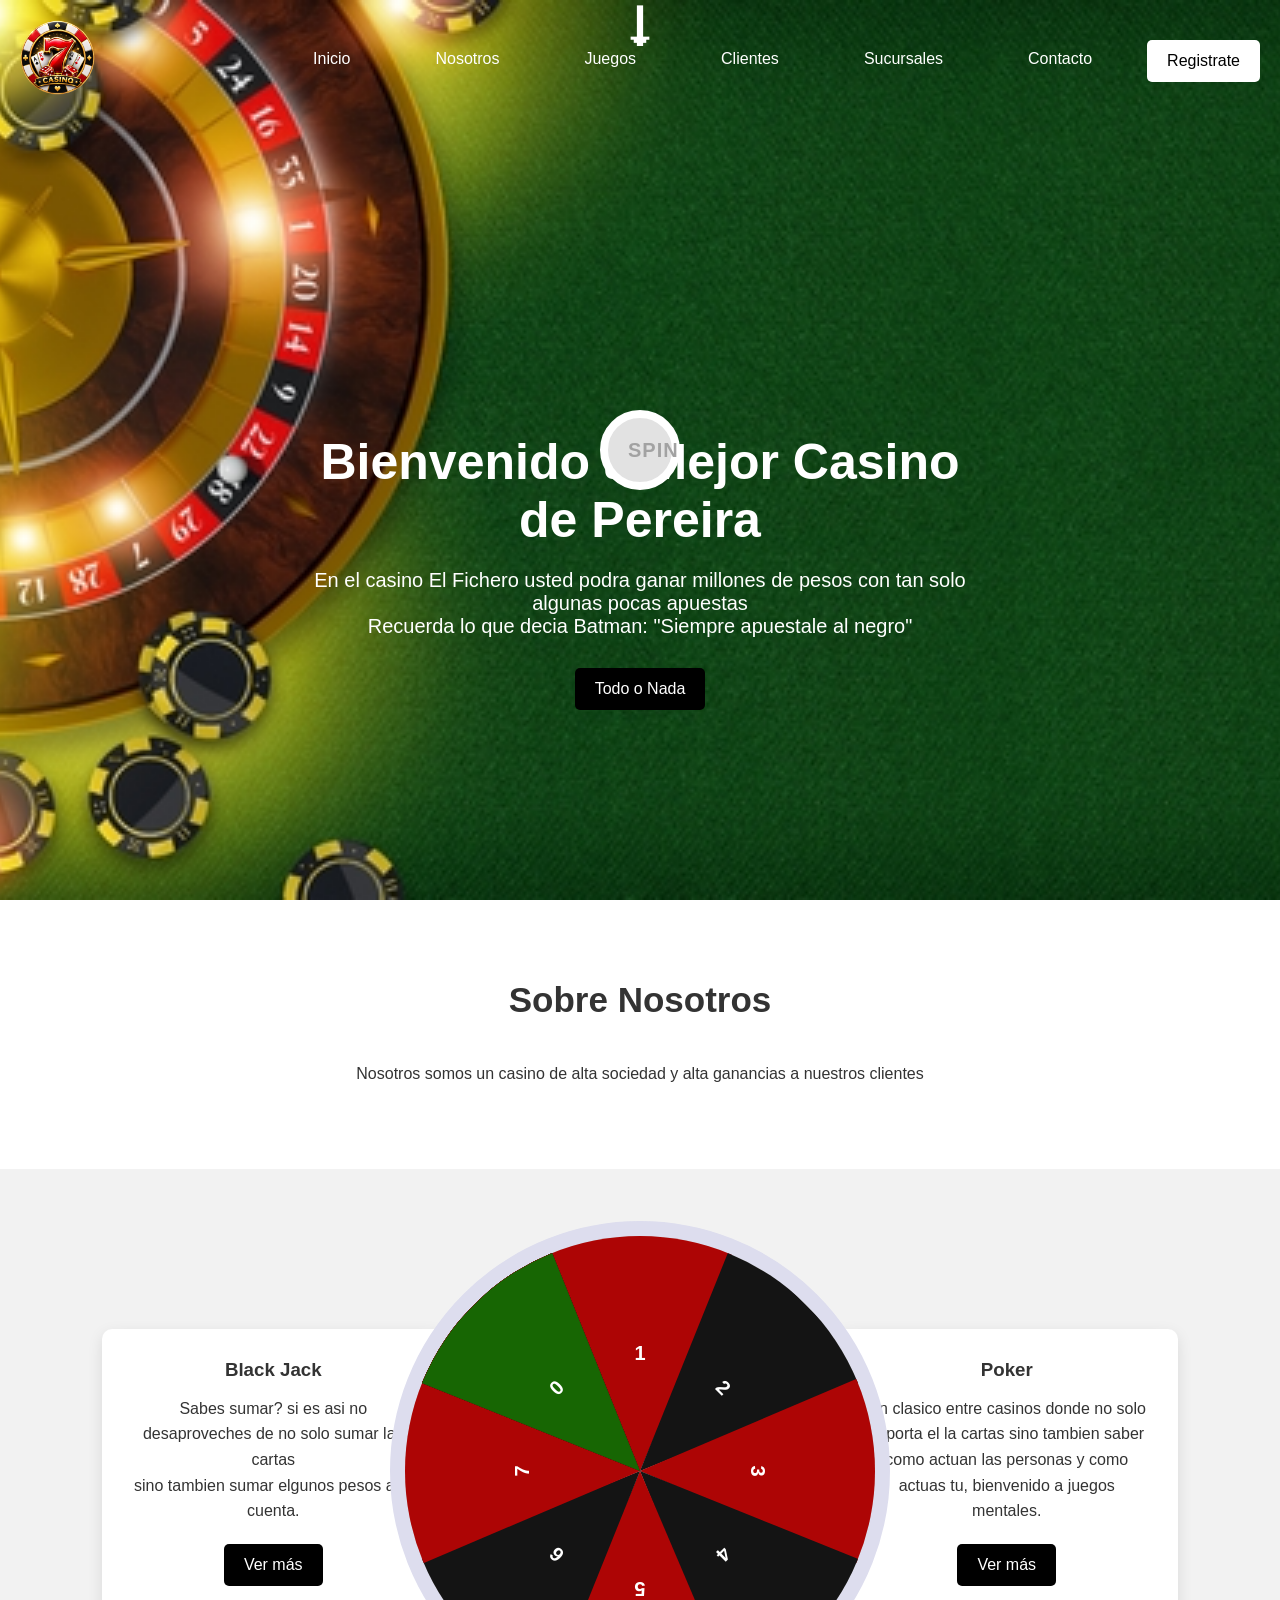
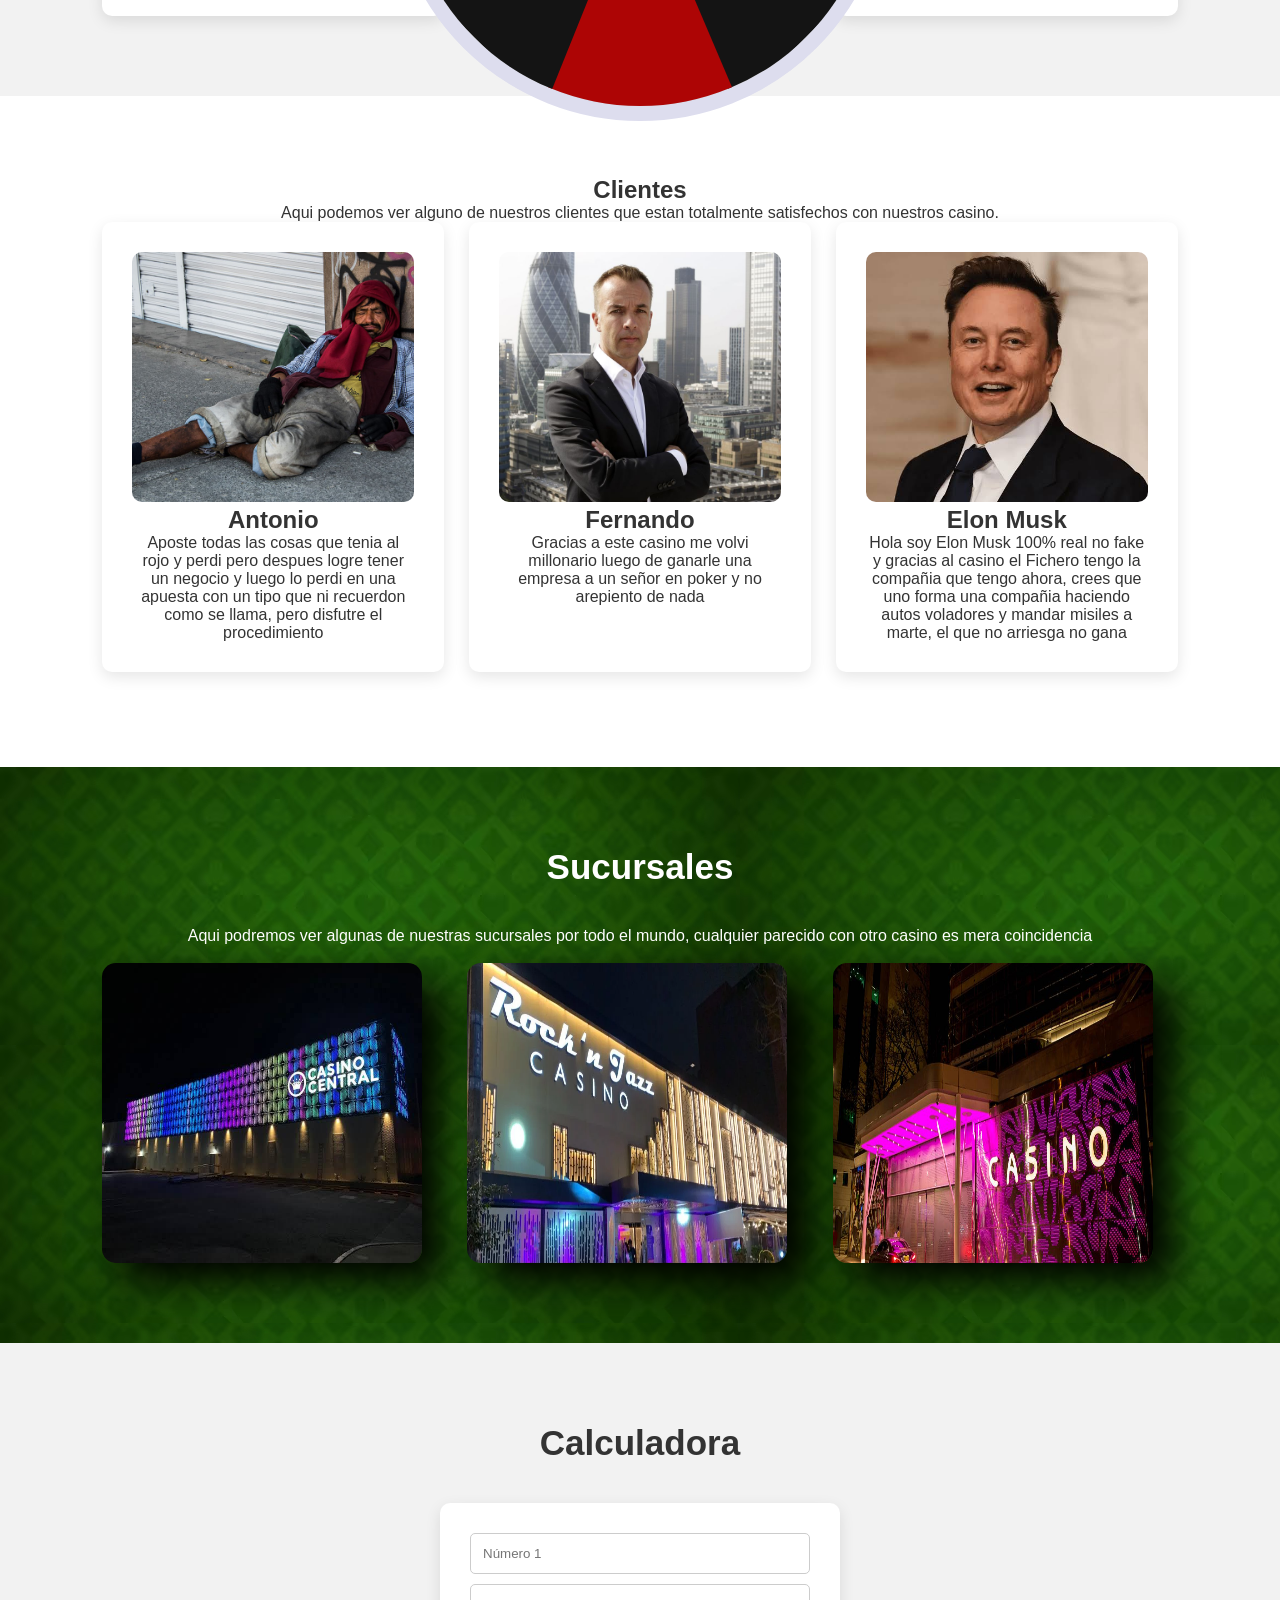
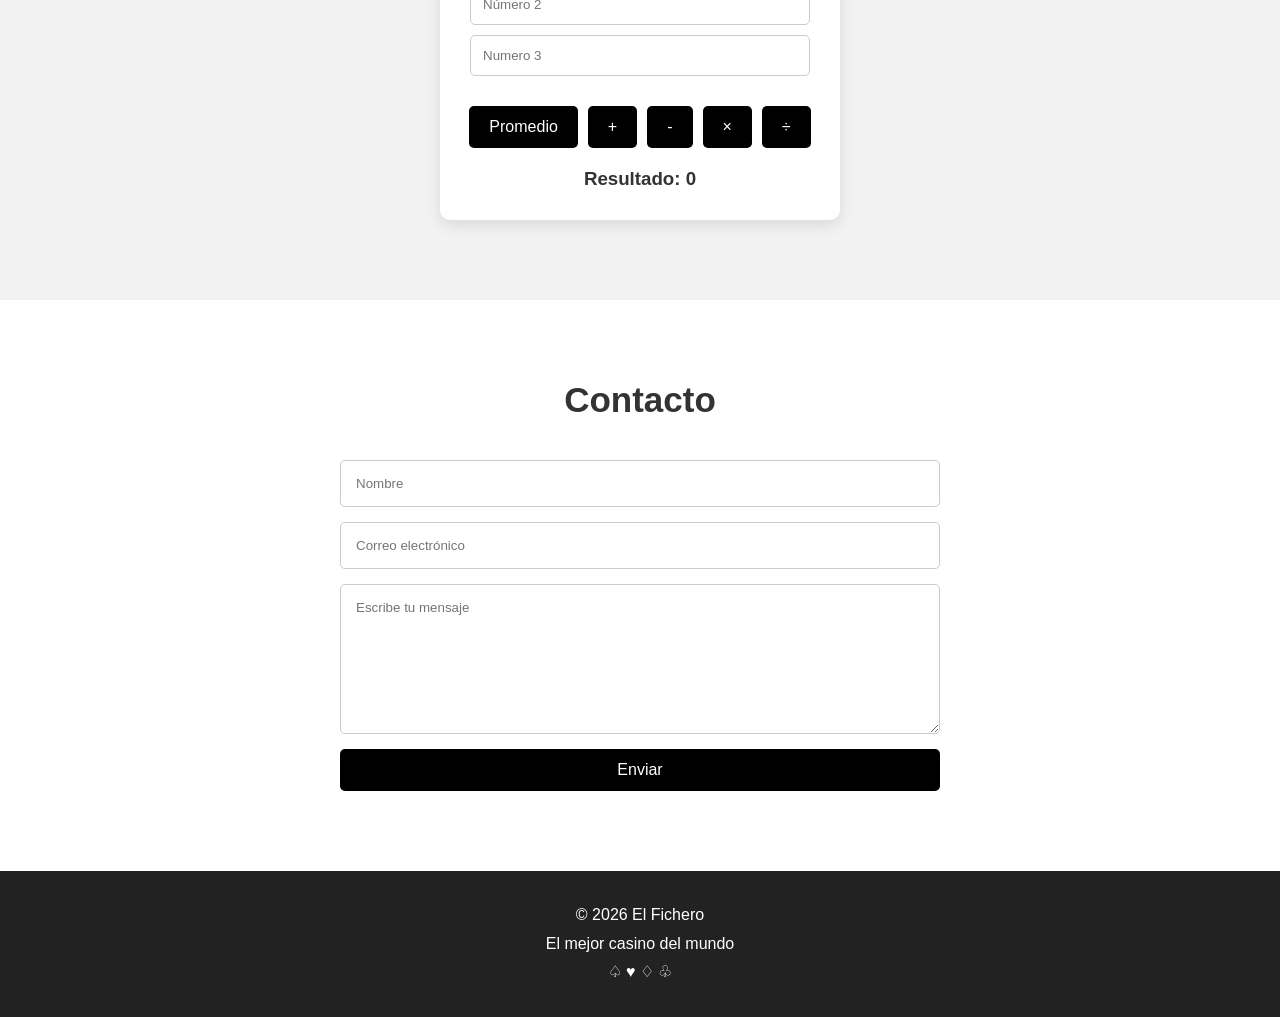
<file: index.html>
<!DOCTYPE html>
<html lang="es">
<head>
    <meta charset="UTF-8">
    <meta name="viewport" content="width=device-width, initial-scale=1.0">

    <title>El Fichero</title>

    <!-- Conexión con CSS -->
    <link rel="stylesheet" href="styles.css">
</head>

<body>
<section class="merengue">
    <header>
        <div class="logo">
            <img src="logo.png" alt="" width="75px">
        </div>

        <nav>
            <a href="#inicio" class="botr">Inicio</a>
            <a href="#nosotros" class="botg">Nosotros</a>
            <a href="#servicios" class="botr">Juegos</a>
            <a href="#clientes" class="botg">Clientes</a>
             <a href="#fotos" class="botg">Sucursales</a>
            <a href="#contacto" class="botr">Contacto</a>
            <button onclick="location.href='registro.html'" class="BT">Registrate</button>
        </nav>
    </header>
    <div id="inicio" class="hero">
        <div class="hero-text">
            <h1>Bienvenido a Mejor Casino de Pereira</h1>
            <p>
                En el casino El Fichero usted podra ganar millones de pesos con tan solo algunas pocas apuestas <br>
                Recuerda lo que decia Batman: "Siempre apuestale al negro"
            </p>
            <button onclick="mostrarMensaje()">
                Todo o Nada
            </button>
        </div>
    </div>
    <div class="ruleta">
        <button id="spin">spin</button>
        <span class="arrow"></span>
        <div class="conRuleta">
            <div class="uno">1</div>
            <div class="dos">2</div>
            <div class="tres">3</div>
            <div class="cuatro">4</div>
            <div class="cinco">5</div>
            <div class="seis">6</div>
            <div class="siete">7</div>
            <div class="ocho">8</div>
            <div class="nueve">9</div>
            <div class="diez">10</div>
            <div class="once">11</div>
            <div class="doce">12</div>
            <div class="trece">13</div>
            <div class="catorce">14</div>
            <div class="quince">15</div>
            <div class="cero">0</div>
        </div>

    </div>
</section>

    <!-- =========================
         NOSOTROS
    ========================== -->
    <section id="nosotros" class="section">

        <h2>Sobre Nosotros</h2>

        <p class="texto-centro">
            Nosotros somos un casino de alta sociedad y alta ganancias a nuestros clientes
        </p>

    </section>


    <!-- =========================
         SERVICIOS
    ========================== -->
    <section id="servicios" class="section fondo">

        <h2>Juegos</h2>

        <div class="cards">

            <div class="card">
                <h3>Black Jack</h3>
                <p>
                Sabes sumar? si es asi no desaproveches de no solo sumar las cartas<br>
                    sino tambien sumar elgunos pesos a tu cuenta.
                </p>

                <button onclick="mostrarServicio('BLACK JACK')">
                    Ver más
                </button>
            </div>


            <div class="card">
                <h3>Ruleta</h3>
                <p>
                  Te sientes con suerte? entonces porque no lo pones a prueba con nuestra ruleta<br>
                    apuesta apuesta apuesta gana gana gana.
                </p>

                <button onclick="mostrarServicio('RULETA')">
                    Ver más
                </button>
            </div>
            <!--XDd-->

            <div class="card">
                <h3>Poker</h3>
                <p>
                  Un clasico entre casinos donde no solo importa el la cartas sino tambien saber como actuan las personas y como actuas tu, bienvenido a juegos mentales.  
                </p>

                <button onclick="mostrarServicio('POKER')">
                    Ver más
                </button>
            </div>

        </div>

    </section>

    <section id="clientes" class="section">
        <h1>Clientes</h1>
        <p>Aqui podemos ver alguno de nuestros clientes que estan totalmente satisfechos con nuestros casino.</p>
        <div class="clien">
            <div class="client">
                <img src="pobre.jpg" alt="">
                <h1>Antonio</h1>
                <p>Aposte todas las cosas que tenia al rojo y perdi pero despues logre tener un negocio y luego lo perdi en una apuesta con un tipo que ni recuerdon como se llama, pero disfutre el procedimiento</p>
            </div>
            <div class="client">
                <img src="rico.jpg" alt="">
                <h1>Fernando</h1>
                <p>Gracias a este casino me volvi millonario luego de ganarle una empresa a un señor en poker y no arepiento de nada</p>
            </div>
            <div class="client">
                <img src="elon.jfif" alt="">
                <h1>Elon Musk</h1>
                <p>Hola soy Elon Musk 100% real no fake y gracias al casino el Fichero tengo la compañia que tengo ahora, crees que uno forma una compañia haciendo autos voladores y mandar misiles a marte, el que no arriesga no gana</p>
            </div>
        </div>

    </section>


    <!-- =========================
         GALERÍA
    ========================== -->
    <section id="fotos" class="mesa">

        <h2>Sucursales</h2>
        <p>Aqui podremos ver algunas de nuestras sucursales por todo el mundo, cualquier parecido con otro casino es mera coincidencia</p>
        <br>
        <div class="galeria">
            <div class="foto">
                <div class="medio"> 
                    <div class="delante">
                        <img src="casino1.jfif" alt="">
                    </div>
                    <div class="detras">
                        <h1>Miami</h1>
                        <p>Miami me lo confirmo asi como confirmamos nuestrra sucursales ahi</p>
                    </div>
                </div>
            </div>
            <div class="foto">
                <div class="medio"> 
                    <div class="delante">
                        <img src="casino2.webp" alt="">
                    </div>
                    <div class="detras">
                        <h1>El Bagre</h1>
                        <p>Una de nuestras mejores sucursales, quien entra ahi nunca sale</p>
                    </div>
                </div>
            </div>
            <div class="foto">
                <div class="medio"> 
                    <div class="delante">
                        <img src="casino3.jpeg" alt="">
                    </div>
                    <div class="detras">
                        <h1>La Chingada</h1>
                        <p>El casino mas famoso en Mexico esta en La Chingada y es nuestro</p>
                    </div>
                </div>
            </div>
        </div>

    </section>


    <!-- =========================
         CALCULADORA
    ========================== -->
    <section class="section fondo">

        <h2>Calculadora</h2>

        <div class="calculadora">

            <input
                type="number"
                id="numero1"
                placeholder="Número 1"
            >

            <input
                type="number"
                id="numero2"
                placeholder="Número 2"
            >
            <input
                type="number"
                id="numero3"
                placeholder="Numero 3"
            >
            <div class="botones-calculadora">
                <button onclick="promedio()">
                    Promedio
                </button>

                <button onclick="sumar()">
                    +
                </button>

                <button onclick="restar()">
                    -
                </button>

                <button onclick="multiplicar()">
                    ×
                </button>

                <button onclick="dividir()">
                    ÷
                </button>

            </div>

            <h3 id="resultado">
                Resultado: 0
            </h3>

        </div>

    </section>


    <!-- =========================
         CONTACTO
    ========================== -->
    <section id="contacto" class="section">

        <h2>Contacto</h2>

        <form onsubmit="enviarFormulario(event)">

            <input
                type="text"
                id="nombre"
                placeholder="Nombre"
                required
            >

            <input
                type="email"
                id="correo"
                placeholder="Correo electrónico"
                required
            >

            <textarea
                id="mensaje"
                placeholder="Escribe tu mensaje"
                required
            ></textarea>

            <button type="submit">
                Enviar
            </button>

        </form>

    </section>


    <!-- =========================
         PIE DE PÁGINA
    ========================== -->
    <footer>

        <p>
            © 2026 El Fichero
        </p>

        <p>
            El mejor casino del mundo
        </p>
        <span>♤ ♥ ♢ ♧</span>

    </footer>


    <!-- Conexión con JavaScript -->
    <script src="script.js"></script>

</body>
</html>
</file>
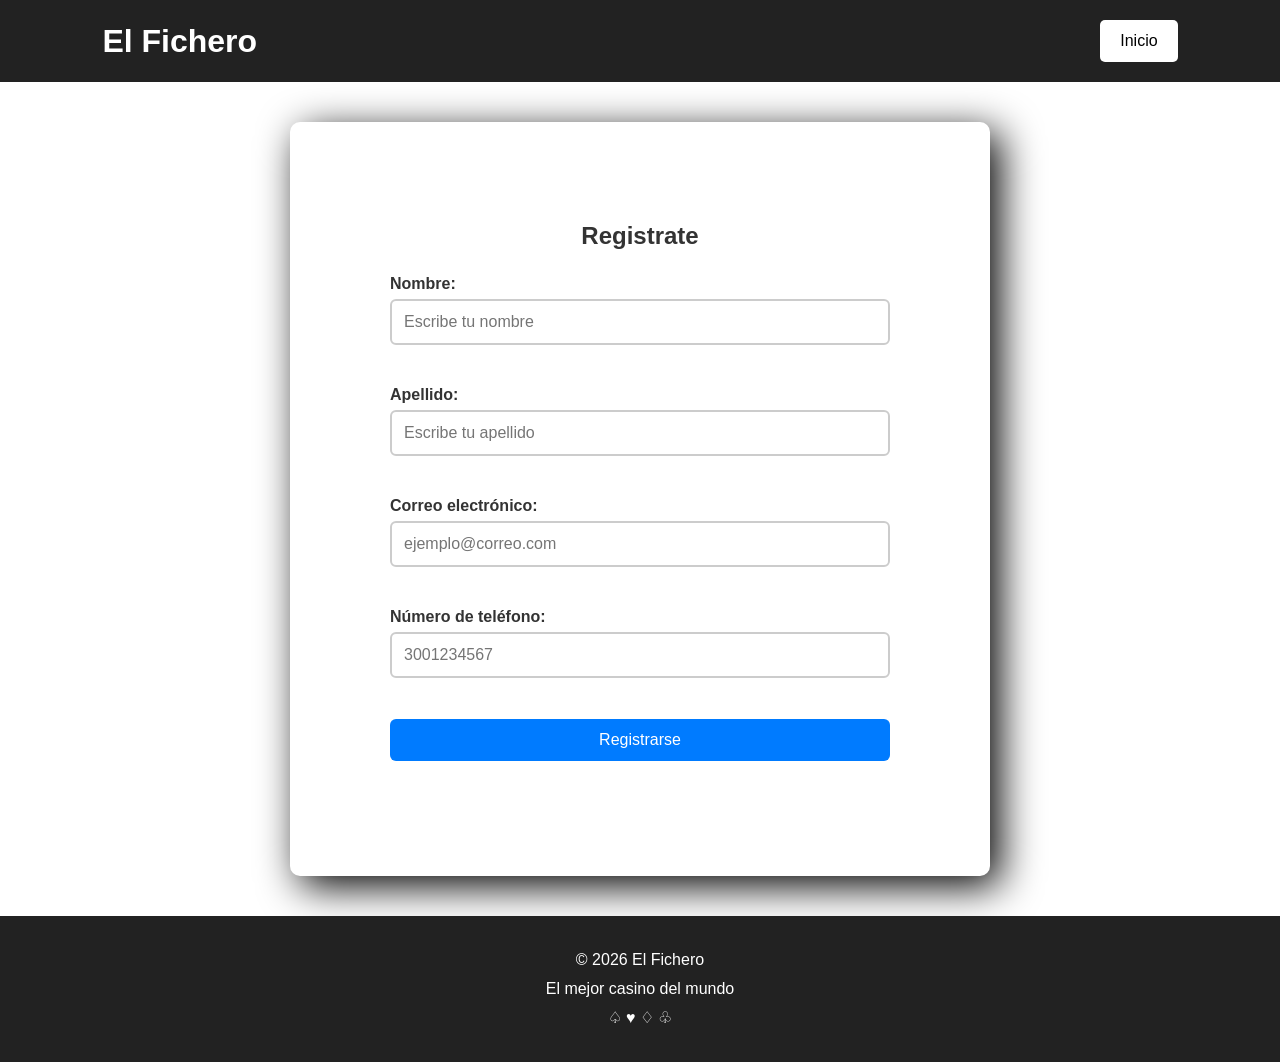
<file: registro.html>
<!DOCTYPE html>
<html lang="en">
<head>
    <meta charset="UTF-8">
    <meta name="viewport" content="width=device-width, initial-scale=1.0">
    <title>Registrarce</title>
    <link rel="stylesheet" href="rgsty.css">
</head>
<body>
    <header>

        <div class="logo">
            <h1>El Fichero</h1>
        </div>

        <nav>
             <button onclick="location.href='index.html'" class="BT">Inicio</button>
        </nav>
    </header>
    <div class="formulario-seccion">

    <h2>Registrate</h2>

    <form id="formularioContacto" novalidate>

        <!-- NOMBRE -->
        <div class="campo">
            <label for="nombre">Nombre:</label>

            <input
                type="text"
                id="nombre"
                name="nombre"
                minlength="3"
                maxlength="30"
                required
                placeholder="Escribe tu nombre"
            >

            <small class="mensaje-error" id="errorNombre"></small>
        </div>


        <!-- APELLIDO -->
        <div class="campo">
            <label for="apellido">Apellido:</label>

            <input
                type="text"
                id="apellido"
                name="apellido"
                minlength="3"
                maxlength="30"
                required
                placeholder="Escribe tu apellido"
            >

            <small class="mensaje-error" id="errorApellido"></small>
        </div>


        <!-- EMAIL -->
        <div class="campo">
            <label for="email">Correo electrónico:</label>

            <input
                type="email"
                id="email"
                name="email"
                maxlength="100"
                required
                placeholder="ejemplo@correo.com"
            >

            <small class="mensaje-error" id="errorEmail"></small>
        </div>


        <!-- TELEFONO -->
        <div class="campo">
            <label for="telefono">Número de teléfono:</label>

            <input
                type="tel"
                id="telefono"
                name="telefono"
                minlength="7"
                maxlength="10"
                required
                placeholder="3001234567"
            >

            <small class="mensaje-error" id="errorTelefono"></small>
        </div>
        <!-- BOTON -->
        <button type="submit">
            Registrarse
        </button>

        <!-- MENSAJE FINAL -->
        <p id="mensajeExito"></p>

    </form>
 </div>
    <footer>

        <p>
            © 2026 El Fichero
        </p>

        <p>
            El mejor casino del mundo
        </p>
        <span>♤ ♥ ♢ ♧</span>

    </footer>
</body>
<script src="rgjs.js"></script>
</html>
</file>
<file: styles.css>
/* =========================
   CONFIGURACIÓN GENERAL
========================= */

* {
    margin: 0;
    padding: 0;
    box-sizing: border-box;
}

html {
    scroll-behavior: smooth;
}

body {
    font-family: Arial, sans-serif;
    background-color: #ffffff;
    color: #333333;
}
body p {
    font-family:'Lucida Sans', 'Lucida Sans Regular', 'Lucida Grande', 'Lucida Sans Unicode', Geneva, Verdana, sans-serif;
}
nav .BT{
    background-color: white;
    color: black;

    border: none;

    padding: 12px 20px;

    border-radius: 5px;

    cursor: pointer;

    font-size: 16px;

    font-family:'Franklin Gothic Medium', 'Arial Narrow', Arial, sans-serif;
    
    display: flex;

    transition: 0.4s;
}
nav .BT:hover {
    background-color: darkgreen;
    color: white;

}

/* =========================
   ENCABEZADO
========================= */

header {
    color: white;
    position: fixed;
    display: flex;
    justify-content: space-between;
    align-items: center;
    padding: 20px;
    position: sticky;
    top: 0;
    z-index: 1000;
    left: 0;
    width: 100%;

}

.logo {
    font-size: 25px;
    font-weight: bold;
}

nav {
    display: flex;
    gap: 25px;
}

nav a{
    margin: 10px 30px;
    color: white;
    text-decoration: none;
    background-image: linear-gradient(rgb(219, 29, 4));
    background-repeat: no-repeat;
    background-size: 0% 2px;
    background-position: left bottom;
    transition: background-size 700ms ease-in-out;
    font-family:'Franklin Gothic Medium', 'Arial Narrow', Arial, sans-serif;
}

nav .botr:hover{
    background-size: 100% 2px;
}
nav .botg:hover{
    background-size: 100% 2px;  
    background-image: linear-gradient(rgb(5, 105, 27));
}


/* =========================
   HERO
========================= */
.merengue{
    background-image: url(Detras.jpg);
    background-size: cover;
    background-position: center;
    height: 100vh;
    background-repeat: no-repeat;

}
.hero {
    min-height: 80vh;

    display: flex;
    justify-content: center;
    align-items: center;

    text-align: center;

    padding: 40px;
    background-size: cover;
    background-position: center;
    height: 100vh;
    color: white;
}

.hero-text {
    max-width: 700px;
}

.hero h1 {
    font-size: 50px;
    margin-bottom: 20px;
}

.hero p {
    font-size: 20px;
    margin-bottom: 30px;
}

.ruleta{
	margin:0;
	padding:0;
	display:flex;
	align-items:center;
	justify-content: center;
	height:100vh;
	overflow:hidden;
}

.conRuleta{
	width:500px;
	height:500px;
	background-color: #ccc;
	border-radius:50%;
	border:15px solid #dde;
	position: relative;
	overflow: hidden;
	transition: 5s;
}

.conRuleta div{
	height:50%;
	width:200px;
	position: absolute;
	clip-path: polygon(100% 0 , 50% 100% , 0 0 );
	transform:translateX(-50%);
	transform-origin:bottom;
	text-align:center;
	display:flex;
	align-items: center;
	justify-content: center;
	font-size:20px;
	font-weight:bold;
	font-family:sans-serif;
	color:#fff;
	left:135px;
}

.conRuleta .uno{
	background-color: #ad0505;
	left:50%;
}
.conRuleta .dos{
	background-color: #141414;
	transform: rotate(45deg);
}
.conRuleta .tres{
	background-color: #ad0505;
	transform:rotate(90deg);
}
.conRuleta .cuatro{
	background-color: #141414;
	transform: rotate(135deg);
}
.conRuleta .cinco{
	background-color: #ad0505;
	transform: rotate(180deg);
}
.conRuleta .seis{
	background-color: #141414;
	transform: rotate(225deg);
}
.conRuleta .siete{
	background-color: #ad0505;
	transform: rotate(270deg);
}
.conRuleta .ocho{
	background-color: #141414;
	transform: rotate(315deg);
}

.conRuleta .nueve{
	background-color: #ad0505;
	transform: rotate(315deg);
}
.conRuleta .diez{
	background-color: #141414;
	transform: rotate(315deg);
}
.conRuleta .once{
	background-color: #ad0505;
	transform: rotate(315deg);
}
.conRuleta .doce{
	background-color: #141414;
	transform: rotate(315deg);
}
.conRuleta .trece{
	background-color: #ad0505;
	transform: rotate(315deg);
}
.conRuleta .catorce{
	background-color: #141414;
	transform: rotate(315deg);
}
.conRuleta .quince{
	background-color: #ad0505;
	transform: rotate(315deg);
}

.conRuleta .cero{
	background-color: #176603;
	transform: rotate(315deg);
}

.arrow{
	position: absolute;
	top:0;
	left:50%;
	transform: translateX(-50%);
	color:#fff;
}

.arrow::before{
	content:"\1F817";
	font-size:50px;
}

#spin{
	position: absolute;
	top:50%;
	left:50%;
	transform:translate(-50%,-50%);
	z-index:10;
	background-color: #e2e2e2;
	text-transform: uppercase;
	border:8px solid #fff;
	font-weight:bold;
	font-size:20px;
	color:#a2a2a2;
	width: 80px;
	height:80px;
	font-family: sans-serif;
	border-radius:50%;
	cursor: pointer;
	outline:none;
	letter-spacing: 1px;
}


/* =========================
   SECCIONES
========================= */

.section {
    padding: 80px 8%;
    text-align: center;
}

.section h2 {
    text-align: center;
    font-size: 35px;
    margin-bottom: 40px;
}

.mesa {
    color: white;
    padding: 80px 8%;
    text-align: center;
    background-image:url(fondo.avif);
}

.mesa h2 {
    color: white;
    text-align: center;
    font-size: 35px;
    margin-bottom: 40px;
}

.fondo {
    background-color: #f2f2f2;
}

.texto-centro {
    max-width: 800px;
    margin: auto;
    text-align: center;
    line-height: 1.8;
}


/* =========================
   BOTONES
========================= */

button {
    background-color: black;
    color: white;
   
    border: none;

    padding: 12px 20px;

    border-radius: 5px;

    cursor: pointer;

    font-size: 16px;

    transition-duration: 0.4s;
}

button:hover {
    background-color: green;
}

.clien{
        display: grid;

    grid-template-columns:
        repeat(3, 1fr);
    gap: 25px;
}

.client{
        background-color: white;

    padding: 30px;

    text-align: center;

    border-radius: 10px;

    margin-bottom: 15px;

    box-shadow:
        0 5px 15px rgba(0, 0, 0, 0.1);
}
.client img{
    height: 250px;

    object-fit: cover;

    border-radius: 10px;

    cursor: pointer;

    width: 100%;

}

/* =========================
   TARJETAS
========================= */

.cards {
    display: grid;

    grid-template-columns:
        repeat(3, 1fr);

    gap: 25px;
}

.card {
    background-color: white;

    padding: 30px;

    text-align: center;

    border-radius: 10px;

    box-shadow:
        0 5px 15px rgba(0, 0, 0, 0.1);
}

.card h3 {
    margin-bottom: 15px;
}

.card p {
    margin-bottom: 20px;
    line-height: 1.6;
}


/* =========================
    ERÍA
========================= */

.galeria {
    display: grid;

    grid-template-columns:
        repeat(3, 1fr);

    gap: 20px;
}
.galeria p {
    max-width: 800px;
    margin: auto;
    text-align: center;
    line-height: 1.8;
}
.foto {
    height: 300px;
    width: 320px;
    perspective: 600px;
    border-radius: 10px;
    cursor: pointer;
}
.medio{
    position: relative;
    width: 100%;
    height: 100%;
    transition: transform 0.6s;
    transform-style: preserve-3d;
}
.foto:hover .medio{
    transform: rotateY(180deg);
}
.delante,
.detras {
    position: absolute;
    inset: 0;
    backface-visibility: hidden;
    border-radius: 14px;
    box-sizing: border-box;
    box-shadow: 20px 20px 40px rgba(0, 0, 0);
}

.delante img{
    border-radius: 14px;
        height: 300px;
    width: 320px;
}
.detras{
        border-radius: 14px;
        height: 300px;
    width: 320px;
    transform: rotateY(180deg);
    background-color: white;
    color: red;
    padding: 30px;
    text-align: center;
    border-radius: 10px;
    margin-bottom: 15px;
}


/* =========================
   CALCULADORA
========================= */

.calculadora {
    max-width: 400px;

    margin: auto;

    text-align: center;

    background-color: white;

    padding: 30px;

    border-radius: 10px;

    box-shadow:
        0 5px 15px rgba(0, 0, 0, 0.1);
}

.calculadora input {
    width: 100%;

    padding: 12px;

    margin-bottom: 10px;

    border: 1px solid #ccc;

    border-radius: 5px;
}

.botones-calculadora {
    display: flex;

    justify-content: center;

    gap: 10px;

    margin: 20px 0;
}


/* =========================
   FORMULARIO
========================= */

form {
    max-width: 600px;

    margin: auto;

    display: flex;

    flex-direction: column;

    gap: 15px;
}

form input,
form textarea {
    padding: 15px;

    border: 1px solid #ccc;

    border-radius: 5px;

    font-family: Arial;
}

form textarea {
    height: 150px;

    resize: vertical;
}


/* =========================
   PIE DE PÁGINA
========================= */

footer {
    background-color: #222222;

    color: white;

    text-align: center;

    padding: 30px;

    line-height: 1.8;
}


/* =========================
   RESPONSIVE
========================= */

@media (max-width: 768px) {

    header {
        flex-direction: column;

        gap: 20px;
    }

    nav {
        flex-wrap: wrap;

        justify-content: center;
    }

    .hero h1 {
        font-size: 35px;
    }

    .cards {
        grid-template-columns: 1fr;
    }

    .galeria {
        grid-template-columns: 1fr;
    }
    .clien {
        grid-template-columns: 1fr;
    }

}
</file>
<file: rgsty.css>
* {
    margin: 0;
    padding: 0;
    box-sizing: border-box;
}

html {
    scroll-behavior: smooth;
}

body {
    font-family: Arial, sans-serif;
    background-color: #ffffff;
    color: #333333;
}


/* =========================
   ENCABEZADO
========================= */

header {
    background-color: #222222;
    color: white;

    display: flex;
    justify-content: space-between;
    align-items: center;

    padding: 20px 8%;

    position: sticky;
    top: 0;

    z-index: 1000;
}
nav {
    display: flex;
    gap: 25px;
}

nav button {
        background-color: white;
    color: black;

    border: none;

    padding: 12px 20px;

    border-radius: 5px;

    cursor: pointer;

    font-size: 16px;

    font-family:'Franklin Gothic Medium', 'Arial Narrow', Arial, sans-serif;
    
    display: flex;

    transition-duration: 0.4s;
}

nav button:hover {
   background-color: #2a119b;
   color: white;
}
footer {
    background-color: #222222;

    color: white;

    text-align: center;

    padding: 30px;

    line-height: 1.8;
}
.formulario-seccion {
    max-width: 700px;
    margin: 40px auto;
    padding: 100px;
    border-radius: 10px;
    box-shadow: 10px 10px 40px rgb(0,0,0);
}

.formulario-seccion h2 {
    text-align: center;
    margin-bottom: 25px;
}


/* CAMPOS */

.campo {
    margin-bottom: 18px;
}


/* ETIQUETAS */

.campo label {
    display: block;
    margin-bottom: 6px;
    font-weight: bold;
}


/* INPUTS Y TEXTAREA */

.campo input,
.campo textarea {
    width: 100%;
    padding: 12px;
    border: 2px solid #ccc;
    border-radius: 6px;
    box-sizing: border-box;
    font-size: 16px;
}


/* TEXTAREA */

.campo textarea {
    min-height: 130px;
    resize: vertical;
}


/* CUANDO EL USUARIO SELECCIONA EL CAMPO */

.campo input:focus,
.campo textarea:focus {
    outline: none;
    border-color: #007bff;
}


/* CAMPO CON ERROR */

.campo input.error,
.campo textarea.error {
    border-color: #dc3545;
    background-color: #fff5f5;
}


/* CAMPO CORRECTO */

.campo input.correcto,
.campo textarea.correcto {
    border-color: #198754;
    background-color: #f5fff8;
}


/* MENSAJE DE ERROR */

.mensaje-error {
    display: block;
    margin-top: 5px;
    color: #dc3545;
    font-size: 14px;
    min-height: 18px;
}


/* BOTON */

.formulario-seccion button {
    width: 100%;
    padding: 12px;
    border: none;
    border-radius: 6px;
    background-color: #007bff;
    color: white;
    font-size: 16px;
    cursor: pointer;
}


/* BOTON HOVER */

.formulario-seccion button:hover {
    background-color: #0056b3;
}


/* MENSAJE DE EXITO */

#mensajeExito {
    color: #198754;
    font-weight: bold;
    text-align: center;
    margin-top: 15px;
}
</file>
